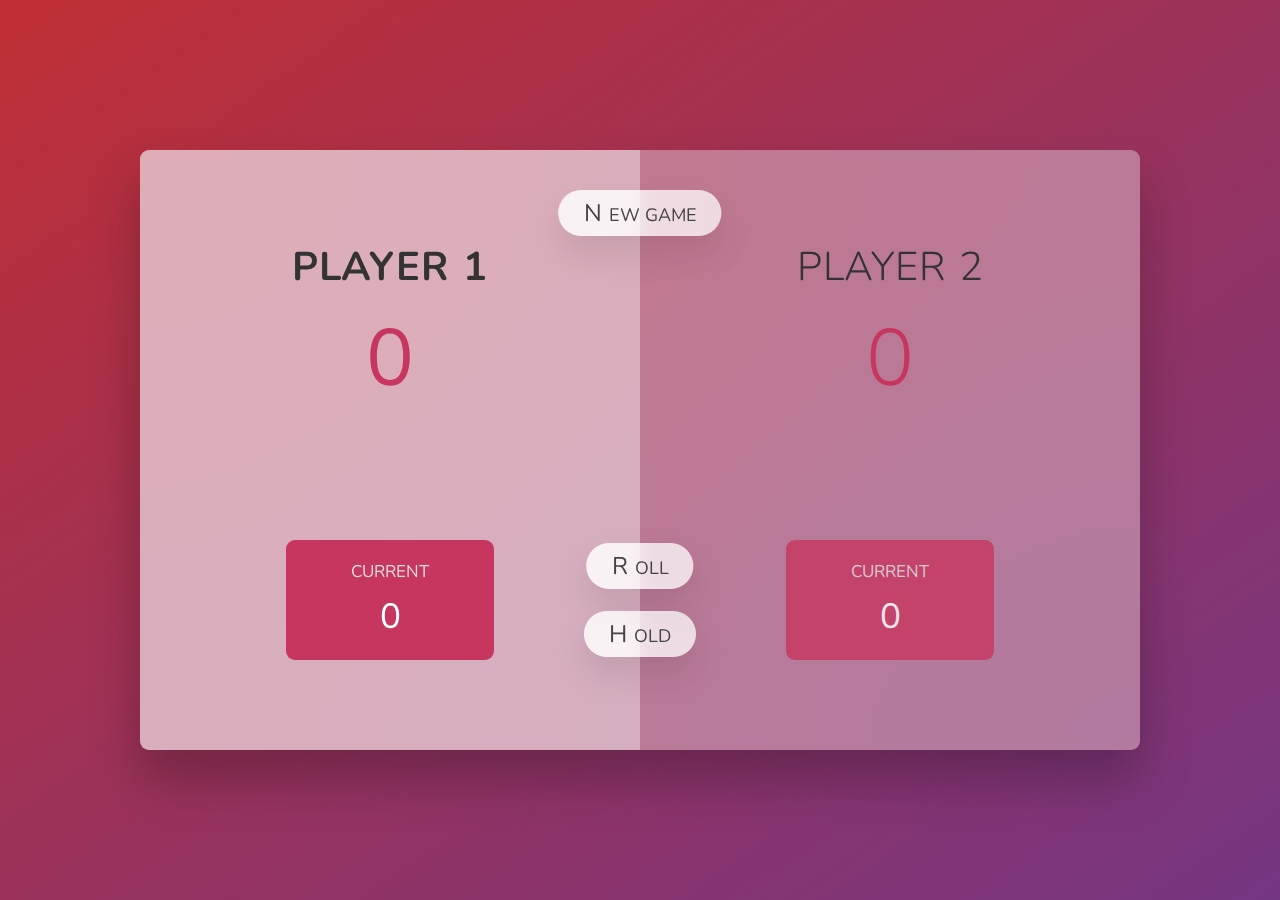
<file: index.html>
<!DOCTYPE html>
<html lang="en">

<head>
  <meta charset="UTF-8" />
  <meta name="viewport" content="width=device-width, initial-scale=1.0" />
  <meta http-equiv="X-UA-Compatible" content="ie=edge" />
  <link href="dice.png" rel="shortcut icon" />
  <link rel="stylesheet" href="style.css" />
  <title>Pig Game</title>
</head>

<body>
  <main>
    <section class="player player--0 player--active">
      <h2 class="name" id="name--0">Player 1</h2>
      <p class="score" id="score--0">0</p>
      <div class="current">
        <p class="current-label">Current</p>
        <p class="current-score" id="current--0">0</p>
      </div>
    </section>
    <section class="player player--1">
      <h2 class="name" id="name--1">Player 2</h2>
      <p class="score" id="score--1">0</p>
      <div class="current">
        <p class="current-label">Current</p>
        <p class="current-score" id="current--1">0</p>
      </div>
    </section>

    <img src="dice-5.png" alt="Playing dice" class="dice" />
    <button class="btn btn--new"> New game</button>
    <div class="buttons">
      <button class="btn btn--roll">ROLL</button>
      <button class="btn btn--hold">HOLD</button>
    </div>



  </main>
  <script src="script.js"></script>
</body>

</html>
</file>
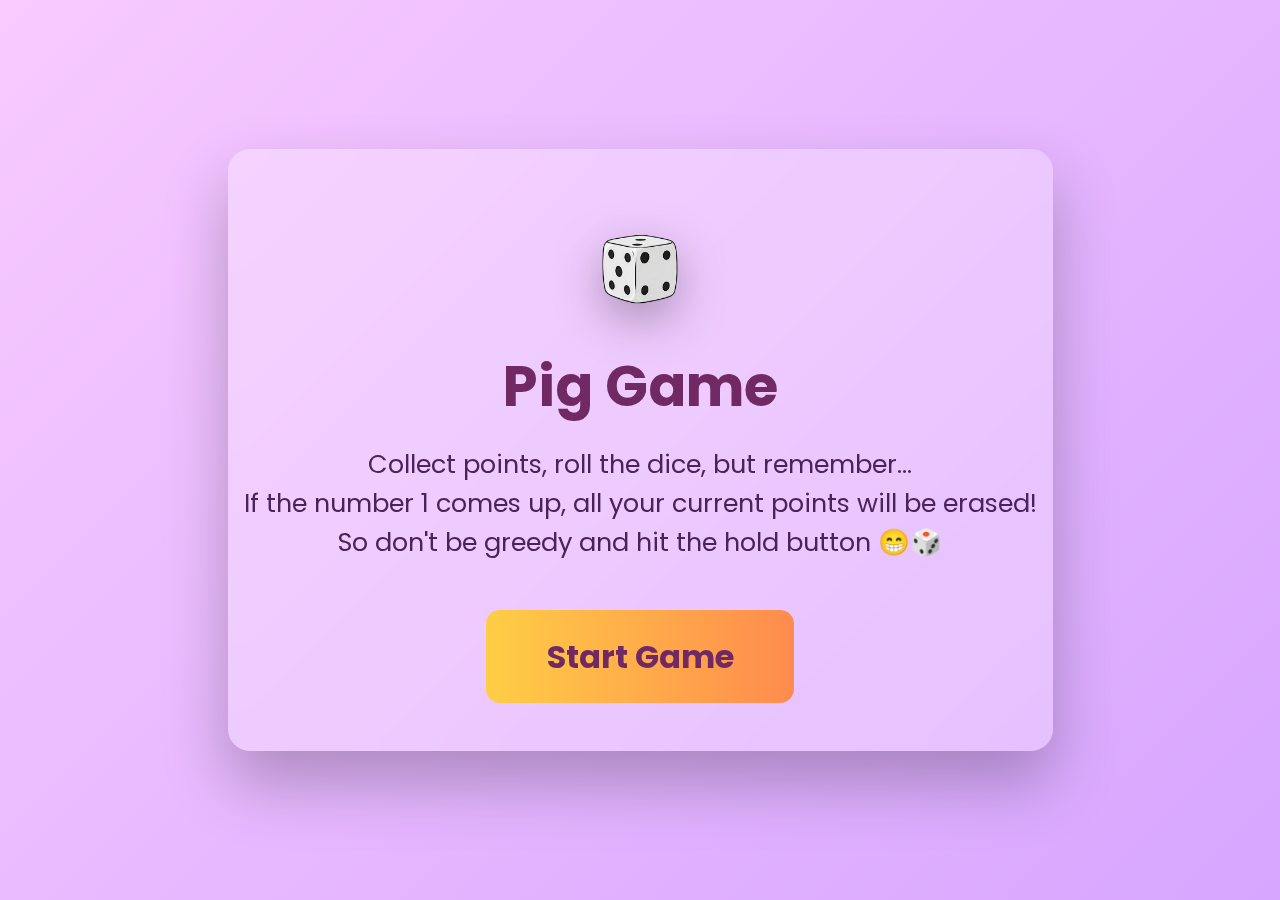
<file: startScreen.html>
<!DOCTYPE html>
<html lang="fa">

<head>
  <meta charset="UTF-8" />
  <meta name="viewport" content="width=device-width, initial-scale=1.0" />
  <title>Pig Game - Start</title>
  <link rel="stylesheet" href="start.css">
  <link href="https://fonts.googleapis.com/css2?family=Poppins:wght@300;400;600;700&display=swap" rel="stylesheet">
</head>

<body>


  <div class="container">
    <img class="dice" src="dice.png" alt="Dice">

    <h1>Pig Game</h1>

    <p>
      Collect points, roll the dice, but remember…<br>
      If the number 1 comes up, all your current points will be erased!<br> So don't be greedy and hit the hold button
      😁🎲
    </p>

    <button class="start-btn" onclick="location.href='index.html'">
      Start Game
    </button>
  </div>



</body>

</html>
</file>
<file: style.css>
@import url('https://fonts.googleapis.com/css2?family=Nunito&display=swap');

* {
  margin: 0;
  padding: 0;
  box-sizing: inherit;
}

html {
  font-size: 62.5%;
  box-sizing: border-box;
}

body {
  font-family: 'Nunito', sans-serif;
  font-weight: 400;
  height: 100vh;
  color: #333;
  background-image: linear-gradient(to top left, #753682 0%, #bf2e34 100%);
  display: flex;
  align-items: center;
  justify-content: center;
}

/* LAYOUT */
main {
  position: relative;
  width: 100rem;
  height: 60rem;
  background-color: rgba(255, 255, 255, 0.35);
  backdrop-filter: blur(200px);
  filter: blur();
  box-shadow: 0 3rem 5rem rgba(0, 0, 0, 0.25);
  border-radius: 9px;
  overflow: hidden;
  display: flex;
}

.player {
  flex: 50%;
  padding: 9rem;
  display: flex;
  flex-direction: column;
  align-items: center;
  transition: all 0.75s;
}

/* ELEMENTS */
.name {
  position: relative;
  font-size: 4rem;
  text-transform: uppercase;
  letter-spacing: 1px;
  word-spacing: 2px;
  font-weight: 300;
  margin-bottom: 1rem;
}

.score {
  font-size: 8rem;
  font-weight: 300;
  color: #c7365f;
  margin-bottom: auto;
}

.player--active {
  background-color: rgba(255, 255, 255, 0.4);
}

.player--active .name {
  font-weight: 700;
}

.player--active .score {
  font-weight: 400;
}

.player--active .current {
  opacity: 1;
}

.current {
  background-color: #c7365f;
  opacity: 0.8;
  border-radius: 9px;
  color: #fff;
  width: 65%;
  padding: 2rem;
  text-align: center;
  transition: all 0.75s;
}

.current-label {
  text-transform: uppercase;
  margin-bottom: 1rem;
  font-size: 1.7rem;
  color: #ddd;
}

.current-score {
  font-size: 3.5rem;
}

/* ABSOLUTE POSITIONED ELEMENTS */
.btn {
  position: absolute;
  left: 50%;
  transform: translateX(-50%);
  color: #444;
  background: none;
  border: none;
  font-family: inherit;
  font-size: 1.8rem;
  text-transform: uppercase;
  cursor: pointer;
  font-weight: 400;
  transition: all 0.2s;

  background-color: white;
  background-color: rgba(255, 255, 255, 0.6);
  backdrop-filter: blur(10px);

  padding: 0.7rem 2.5rem;
  border-radius: 50rem;
  box-shadow: 0 1.75rem 3.5rem rgba(0, 0, 0, 0.1);
}

.btn::first-letter {
  font-size: 2.4rem;
  display: inline-block;
  margin-right: 0.7rem;
}

.btn--new {
  top: 4rem;
}

.btn--roll {
  top: 39.3rem;
}

.btn--hold {
  top: 46.1rem;
}

.btn:active {
  transform: translate(-50%, 3px);
  box-shadow: 0 1rem 2rem rgba(0, 0, 0, 0.15);
}

.btn:focus {
  outline: none;
}

.dice {
  position: absolute;
  left: 50%;
  top: 16.5rem;
  transform: translateX(-50%);
  height: 10rem;
  box-shadow: 0 2rem 5rem rgba(0, 0, 0, 0.2);
}

.player--winner {
  background-color: #2f2f2f;
}

.player--winner .name {
  font-weight: 700;
  color: #c7365f;
}

.hidden {
  display: none;
}
</file>
<file: start.css>
* {
   margin: 0;
   padding: 0;
   box-sizing: border-box;
   font-family: "Poppins", sans-serif;
 }

 body {
   height: 100vh;
   display: flex;
   justify-content: center;
   align-items: center;
   background: linear-gradient(135deg, #f8caff, #d7a6ff);
   transition: background 0.5s ease;
 }



 .container {
   text-align: center;
   padding: 3rem 1rem;
   background: rgba(255, 255, 255, 0.25);
   backdrop-filter: blur(14px);
   border-radius: 22px;
   box-shadow: 0 2rem 4rem rgba(0, 0, 0, 0.25);
   transition: 0.5s;
 }



 h1 {
   font-size: 3.5rem;
   color: #702963;
   margin-bottom: 1rem;
 }



 p {
   font-size: 1.6rem;
   color: #4a235a;
   margin-bottom: 3rem;
 }


 /*  Dice Animation */
 .dice {
   width: 140px;
   animation: floatDice 3s ease-in-out infinite;
   filter: drop-shadow(0 1rem 1.5rem rgba(0, 0, 0, 0.3));
 }

 @keyframes floatDice {
   0% {
     transform: translateY(0) rotate(0deg);
   }

   50% {
     transform: translateY(-18px) rotate(15deg);
   }

   100% {
     transform: translateY(0) rotate(0deg);
   }
 }

 /*Start Button*/
 .start-btn {
   padding: 1.4rem 3.8rem;
   font-size: 2rem;
   font-weight: bold;
   border: none;
   border-radius: 14px;
   cursor: pointer;
   background: linear-gradient(90deg, #ffce45, #ff8b4e);
   color: #702963;
   transition: 0.3s;
 }

 .start-btn:hover {
   transform: translateY(-5px);
   box-shadow: 0 1.8rem 3.5rem rgba(0, 0, 0, 0.25);
 }
</file>
